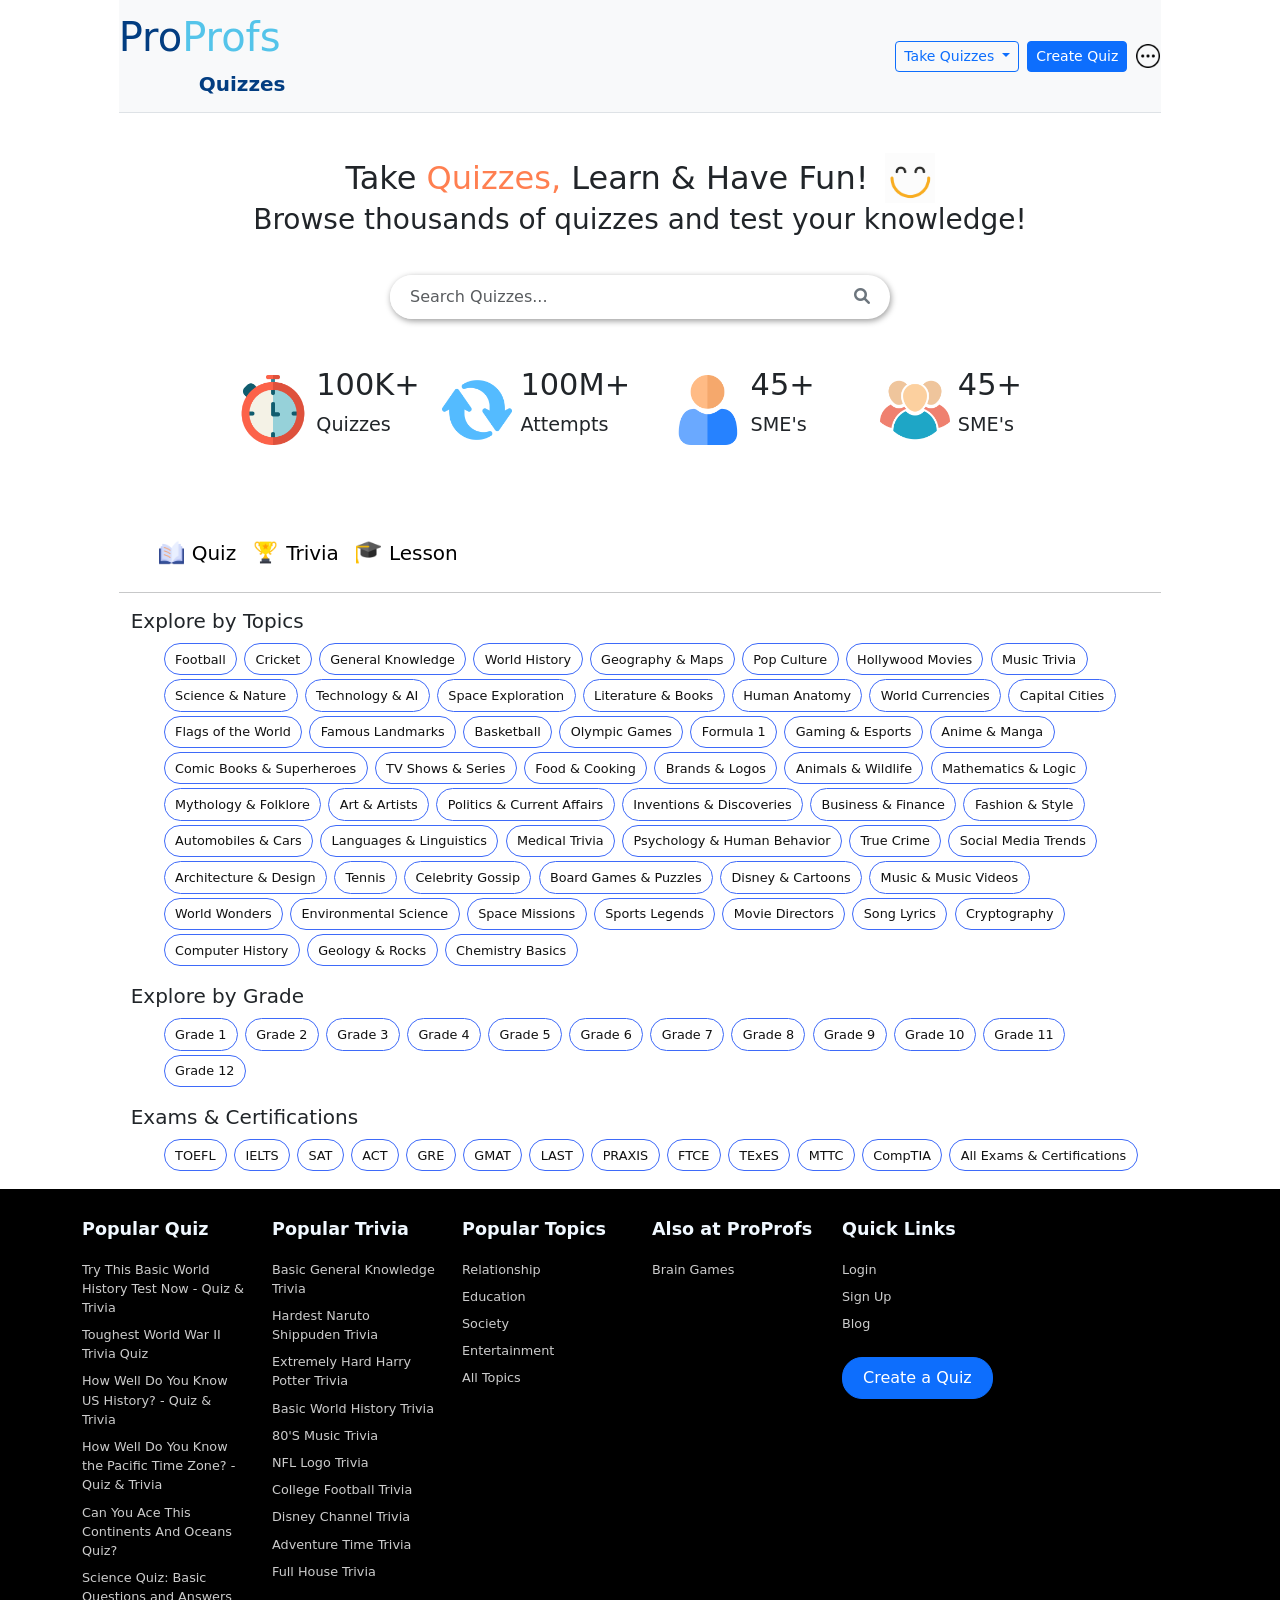
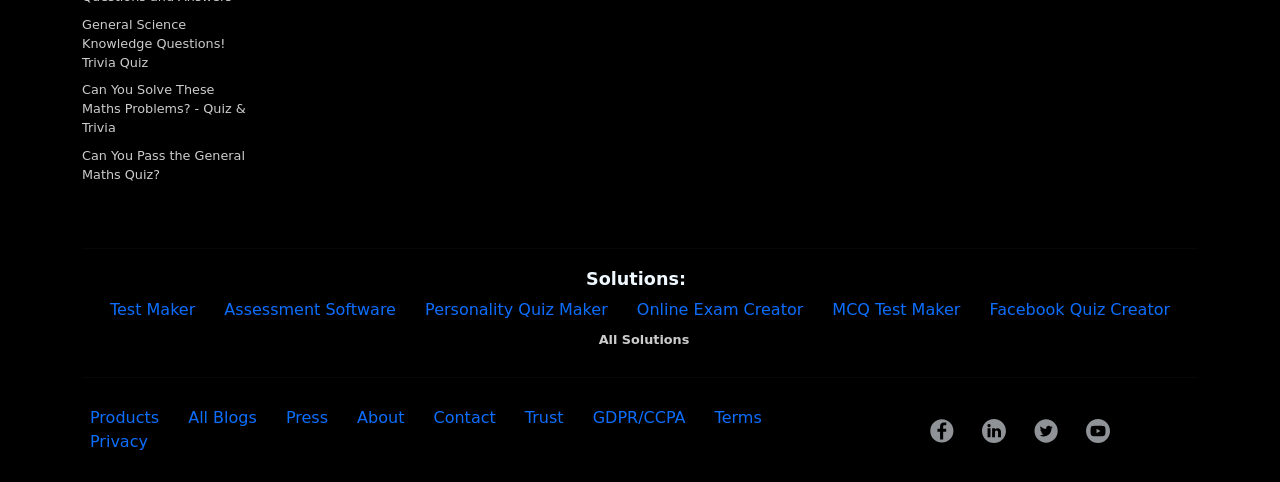
<file: index.html>
<!DOCTYPE html>
<html lang="en">
<head>
    <meta charset="UTF-8">
    <meta name="viewport" content="width=device-width, initial-scale=1.0">
    <title>Online Quizzes: Take Online Quiz - ProProfs</title>
    <link href="https://cdn.jsdelivr.net/npm/bootstrap@5.3.8/dist/css/bootstrap.min.css" rel="stylesheet" integrity="sha384-sRIl4kxILFvY47J16cr9ZwB07vP4J8+LH7qKQnuqkuIAvNWLzeN8tE5YBujZqJLB" crossorigin="anonymous">
    <link href="https://cdnjs.cloudflare.com/ajax/libs/font-awesome/6.0.0-beta3/css/all.min.css" rel="stylesheet">
    <link rel="stylesheet" href="Style/style.css">
    <link rel="icon" type="image/png" href="Public/Images/quiz.png">
</head>
<body>
    <!-- Bootstrap Navbar -->
<div class="container-fluid col-12 col-lg-10 col-md-10 col-sm-10">
    <nav class="navbar navbar-expand-lg bg-light sticky-top border-bottom">
        <div class="d-flex justify-content-between align-items-center w-100">
            <!-- Left Icon (Brand) -->
            <a class="navbar-brand" href="#">
                <h1 id="heading-text">Pro<span id="heading-span">Profs</span></h1>
                <div><b id="header-sub">Quizzes</b></div>
            </a>
                <div class="ms-auto d-flex flex-nowrap align-items-center gap-2">
                    <div class="dropdown">
                        <button class="btn btn-outline-primary btn-sm dropdown-toggle" type="button" id="answerQuizDropdown" data-bs-toggle="dropdown" aria-expanded="false">
                            Take Quizzes
                        </button>
                        <div class="dropdown-menu p-3 multi-col-dropdown-menu" aria-labelledby="multiColDropdown">
                            <div class="row" id="multi-col-dropdown">
                                <div class="col-4">
                                <h6 class="dropdown-header">Category 1</h6>
                                <a class="dropdown-item" href="#">Sub-Item 1</a>
                                <a class="dropdown-item" href="#">Sub-Item 2</a>
                                <a class="dropdown-item" href="#">Sub-Item 3</a>
                                <a class="dropdown-item" href="#">Sub-Item 4</a>
                                <a class="dropdown-item" href="#">Sub-Item 5</a>
                                <a class="dropdown-item" href="#">Sub-Item 6</a>
                                <a class="dropdown-item" href="#">Sub-Item 7</a>
                                <a class="dropdown-item" href="#">Sub-Item 8</a>
                                <a class="dropdown-item" href="#">Sub-Item 9</a>
                                </div>
                                <div class="col-4">
                                <h6 class="dropdown-header">Category 1</h6>
                                <a class="dropdown-item" href="#">Sub-Item 1</a>
                                <a class="dropdown-item" href="#">Sub-Item 2</a>
                                <a class="dropdown-item" href="#">Sub-Item 3</a>
                                <a class="dropdown-item" href="#">Sub-Item 4</a>
                                <a class="dropdown-item" href="#">Sub-Item 5</a>
                                <a class="dropdown-item" href="#">Sub-Item 6</a>
                                <a class="dropdown-item" href="#">Sub-Item 7</a>
                                <a class="dropdown-item" href="#">Sub-Item 8</a>
                                <a class="dropdown-item" href="#">Sub-Item 9</a>
                                </div>
                                <div class="col-4">
                                <h6 class="dropdown-header">Category 1</h6>
                                <a class="dropdown-item" href="#">Sub-Item 1</a>
                                <a class="dropdown-item" href="#">Sub-Item 2</a>
                                <a class="dropdown-item" href="#">Sub-Item 3</a>
                                <a class="dropdown-item" href="#">Sub-Item 4</a>
                                <a class="dropdown-item" href="#">Sub-Item 5</a>
                                <a class="dropdown-item" href="#">Sub-Item 6</a>
                                <a class="dropdown-item" href="#">Sub-Item 7</a>
                                <a class="dropdown-item" href="#">Sub-Item 8</a>
                                <a class="dropdown-item" href="#">Sub-Item 9</a>
                                </div>
                        </div>
                    </div>
                </div>
                <div class="d-inline-flex align-items-center gap-2" style="white-space:nowrap;">
                    <button class="btn btn-primary btn-sm" type="button">Create Quiz</button>
                    <div class="dropdown">
                        <button class="btn btn-link p-0" type="button" id="moreDropdown" data-bs-toggle="dropdown" aria-expanded="false">
                            <img src="Public/Images/more.png" alt="Menu" style="width: 24px; height: 24px;">
                        </button>
                        <ul class="dropdown-menu dropdown-menu-end" aria-labelledby="moreDropdown">
                            <li><a class="dropdown-item" href="#">Settings</a></li>
                            <li><a class="dropdown-item" href="#">Profile</a></li>
                            <li><hr class="dropdown-divider"></li>
                            <li><a class="dropdown-item" href="#">Logout</a></li>
                        </ul>
                    </div>
                </div>
            </div>
        </div>
    </nav>
    <div>
        <div class="container-fluid d-flex justify-content-center align-items-center flex-nowrap gap-3 col-12 col-lg-10 col-md-10 col-sm-10 hero-text">
            <h1 id="hero-text-area">Take <span id="hero-text">Quizzes, </span> Learn & Have Fun!</h1>
            <img id="hero-img" src="Public/Images/smily_loader.gif" alt="Smiley">
        </div>
        <div class="container-fluid d-flex justify-content-center second-hero-text">
            <h3>Browse thousands of quizzes and test your knowledge!</h3>
        </div>
    </div>
    <div class="container">
            <div class="search-bar">
                <div class="input-group">
                    <input type="text" class="form-control" placeholder="Search Quizzes..." aria-label="Search" aria-describedby="search-addon">
                    <button class="btn btn-outline-secondary" type="button" id="search-addon">
                        <i class="fas fa-search"></i>
                    </button>
                </div>
            </div>
        </div>
</div>
<div class="showcase-area container-fluid d-flex justify-content-center col-12 col-md-8 col-lg-8 col-xl-8 col-sm-8">
    <div class="showcase container-fluid d-flex justify-content-center">
        <img src="Public/Images/chronometer.png" alt="Image" class="showcase-img">
        <div class="showcase-text">
            <h1 class="showcase-title">100K+ <span class="showcase-sub-text">Quizzes</span></h1>
        </div>  
    </div>
    <div class="showcase container-fluid d-flex justify-content-center">
        <img src="Public/Images/refresh-button.png" alt="Image" class="showcase-img">
        <div class="showcase-text">
            <h1 class="showcase-title">100M+ <span class="showcase-sub-text">Attempts</span></h1>
        </div>  
    </div>
    <div class="showcase container-fluid d-flex justify-content-center">
        <img src="Public/Images/user.png" alt="Image" class="showcase-img">
        <div class="showcase-text">
            <h1 class="showcase-title">45+ <span class="showcase-sub-text">SME's</span></h1>
        </div>  
    </div>
    <div class="showcase container-fluid d-flex justify-content-center">
        <img src="Public/Images/group.png" alt="Image" class="showcase-img">
        <div class="showcase-text">
            <h1 class="showcase-title">45+ <span class="showcase-sub-text">SME's</span></h1>
        </div>  
    </div>
</div>
<div class="menu-section container-fluid col-12 col-lg-10 col-md-10 col-sm-10">
            <ul class="sub-menu">
                <li><button type="button" class="menu-item btn btn-link text-decoration-none bg-transparent border-0 p-2 d-inline-flex align-items-center fs-5" onclick="showSection('sec1')"><img src="Public/Images/book.png" alt="Image" class="sub-menu-image me-2">Quiz</button></li>
                <li><button type="button" class="menu-item btn btn-link text-decoration-none bg-transparent border-0 p-2 d-inline-flex align-items-center fs-5" onclick="showSection('sec2')"><img src="Public/Images/trophy.png" alt="Image" class="sub-menu-image me-2">Trivia</button></li>
                <li><button type="button" class="menu-item btn btn-link text-decoration-none bg-transparent border-0 p-2 d-inline-flex align-items-center fs-5" onclick="showSection('sec3')"><img src="Public/Images/graduation-hat.png" alt="Image" class="sub-menu-image me-2">Lesson</button></li>
            </ul>
            <hr>
</div>
<section class="section-quiz container-fluid col-12 col-lg-10 col-md-10 col-lg-10" id="sec1">
    <div class="quiz-container container-fluid">
        <h5>Explore by Topics</h5>
        <ul class="quiz-sub-heading">
            <li><a href="#">Football</a></li>
            <li><a href="#">Cricket</a></li>
            <li><a href="#">General Knowledge</a></li>
            <li><a href="#">World History</a></li>
            <li><a href="#">Geography & Maps</a></li>
            <li><a href="#">Pop Culture</a></li>
            <li><a href="#">Hollywood Movies</a></li>
            <li><a href="#">Music Trivia</a></li>
            <li><a href="#">Science & Nature</a></li>
            <li><a href="#">Technology & AI</a></li>
            <li><a href="#">Space Exploration</a></li>
            <li><a href="#">Literature & Books</a></li>
            <li><a href="#">Human Anatomy</a></li>
            <li><a href="#">World Currencies</a></li>
            <li><a href="#">Capital Cities</a></li>
            <li><a href="#">Flags of the World</a></li>
            <li><a href="#">Famous Landmarks</a></li>
            <li><a href="#">Basketball</a></li>
            <li><a href="#">Olympic Games</a></li>
            <li><a href="#">Formula 1</a></li>
            <li><a href="#">Gaming & Esports</a></li>
            <li><a href="#">Anime & Manga</a></li>
            <li><a href="#">Comic Books & Superheroes</a></li>
            <li><a href="#">TV Shows & Series</a></li>
            <li><a href="#">Food & Cooking</a></li>
            <li><a href="#">Brands & Logos</a></li>
            <li><a href="#">Animals & Wildlife</a></li>
            <li><a href="#">Mathematics & Logic</a></li>
            <li><a href="#">Mythology & Folklore</a></li>
            <li><a href="#">Art & Artists</a></li>
            <li><a href="#">Politics & Current Affairs</a></li>
            <li><a href="#">Inventions & Discoveries</a></li>
            <li><a href="#">Business & Finance</a></li>
            <li><a href="#">Fashion & Style</a></li>
            <li><a href="#">Automobiles & Cars</a></li>
            <li><a href="#">Languages & Linguistics</a></li>
            <li><a href="#">Medical Trivia</a></li>
            <li><a href="#">Psychology & Human Behavior</a></li>
            <li><a href="#">True Crime</a></li>
            <li><a href="#">Social Media Trends</a></li>
            <li><a href="#">Architecture & Design</a></li>
            <li><a href="#">Tennis</a></li>
            <li><a href="#">Celebrity Gossip</a></li>
            <li><a href="#">Board Games & Puzzles</a></li>
            <li><a href="#">Disney & Cartoons</a></li>
            <li><a href="#">Music & Music Videos</a></li>
            <li><a href="#">World Wonders</a></li>
            <li><a href="#">Environmental Science</a></li>
            <li><a href="#">Space Missions</a></li>
            <li><a href="#">Sports Legends</a></li>
            <li><a href="#">Movie Directors</a></li>
            <li><a href="#">Song Lyrics</a></li>
            <li><a href="#">Cryptography</a></li>
            <li><a href="#">Computer History</a></li>
            <li><a href="#">Geology & Rocks</a></li>
            <li><a href="#">Chemistry Basics</a></li>
        </ul>
    </div>
    <div class="quiz-container container-fluid">
        <h5>Explore by Grade</h5>
        <ul class="quiz-sub-heading">
            <li><a href="#">Grade 1</a></li>
            <li><a href="#">Grade 2</a></li>
            <li><a href="#">Grade 3</a></li>
            <li><a href="#">Grade 4</a></li>
            <li><a href="#">Grade 5</a></li>
            <li><a href="#">Grade 6</a></li>
            <li><a href="#">Grade 7</a></li>
            <li><a href="#">Grade 8</a></li>
            <li><a href="#">Grade 9</a></li>
            <li><a href="#">Grade 10</a></li>
            <li><a href="#">Grade 11</a></li>
            <li><a href="#">Grade 12</a></li>
        </ul>
    </div>
    <div class="quiz-container container-fluid">
        <h5>Exams & Certifications</h5>
        <ul class="quiz-sub-heading">
            <li><a href="#">TOEFL</a></li>
            <li><a href="#">IELTS</a></li>
            <li><a href="#">SAT</a></li>
            <li><a href="#">ACT</a></li>
            <li><a href="#">GRE</a></li>
            <li><a href="#">GMAT</a></li>
            <li><a href="#">LAST</a></li>
            <li><a href="#">PRAXIS</a></li>
            <li><a href="#">FTCE</a></li>
            <li><a href="#">TExES</a></li>
            <li><a href="#">MTTC</a></li>
            <li><a href="#">CompTIA</a></li>
            <li><a href="#">All Exams & Certifications</a></li>
        </ul>
    </div>
</section>
<section class="section-quiz container-fluid col-12 col-lg-10 col-md-10 col-lg-10 section-content hidden" id="sec2">
    <div class="quiz-container container-fluid">
        <div class="quiz-header d-flex justify-content-between align-items-center">
            <h5>Featured Trivia</h5>             
            <a href="trivia.html"><button type="button" class="link-button text-decoration-none bg-transparent border border-warning p-2 d-inline-flex align-items-center fs-6">
                <img src="Public/Images/trophy.png" alt="Explore Trivia" class="sub-menu-image">More Trivia
            </button></a>
            </div>
            <hr>
            <div class="demo-section grid-container">
                <div class="card card-body">
                    <img src="Public/Images/trivia-harry-potter.jpeg" alt="Trivia Image" class="demo-image">
                    <a href="#" class="text-decoration-none demo-text">Harry Potter Trivia</a>
                </div>
                <div class="card card-body">
                    <img src="Public/Images/trivia-friends.jpeg" alt="Trivia Image" class="demo-image">
                    <a href="#" class="text-decoration-none demo-text">F.R.I.E.N.D.S. Trivia</a>
                </div>
                <div class="card card-body">
                    <img src="Public/Images/trivia-messi-ronaldo.jpeg" alt="Trivia Image" class="demo-image">
                    <a href="#" class="text-decoration-none demo-text">Messi vs Ronaldo Trivia</a>
                </div>
                <div class="card card-body">
                    <img src="Public/Images/trivia-marvel.jpeg" alt="Trivia Image" class="demo-image">
                    <a href="#" class="text-decoration-none demo-text">Marvel Trivia</a>
                </div>
                <div class="card card-body">
                    <img src="Public/Images/trivia-dc.jpeg" alt="Trivia Image" class="demo-image">
                    <a href="#" class="text-decoration-none demo-text">DC Comics Trivia</a>
                </div>
            </div>
    </div>
</section>
<section class="section-quiz container-fluid col-12 col-lg-10 col-md-10 col-lg-10 section-content hidden" id="sec3">
    <div class="quiz-container container-fluid">
        <div class="quiz-header d-flex justify-content-between align-items-center">
            <h5>Featured Lesssons</h5>
            <a href="lessons.html"><button type="button" class="link-button text-decoration-none bg-transparent border border-warning p-2 d-inline-flex align-items-center fs-6">
                <img src="Public/Images/trophy.png" alt="Explore Lessons" class="sub-menu-image">More Lesssons
            </button></a>
        </div>
            <hr>
            <div class="demo-section grid-container2">
                <div class="card card-body">
                    <img src="Public/Images/lesson-sentance.png" alt="Trivia Image" class="demo-image">
                    <a href="#" class="text-decoration-none demo-text">Sentence structure</a>
                     <p class="demo-sub-text">Sentence Structure: Simple, Compound, and Complex Explained</p>
                </div>
                <div class="card card-body">
                    <img src="Public/Images/lesson-tenses.jpeg" alt="Trivia Image" class="demo-image">
                    <a href="#" class="text-decoration-none demo-text">Tenses in English</a>
                    <p class="demo-sub-text">Tenses in English: Definitions, Rules, and Practical Examples</p>
                </div>
                <div class="card card-body">
                    <img src="Public/Images/lesson-voices.jpeg" alt="Trivia Image" class="demo-image">
                    <a href="#" class="text-decoration-none demo-text">Voice</a>
                    <p class="demo-sub-text">What Is Understanding Voices Grammar? Definition & Key Concepts</p>
                </div>
                <div class="card card-body">
                    <img src="Public/Images/lesson-punctuation.png" alt="Trivia Image" class="demo-image">
                    <a href="#" class="text-decoration-none demo-text">Punctuation and Sentence</a>
                    <p class="demo-sub-text">Mastering Punctuation: Essential Rules and Quick Reference Guide</p>
                </div>
                <div class="card card-body">
                    <img src="Public/Images/lesson-sva.png" alt="Trivia Image" class="demo-image">
                    <a href="#" class="text-decoration-none demo-text">Subject Verb Agreement</a>
                    <p class="demo-sub-text">Subject-Verb Agreement: Grammar Rules, Error Fixes, and Everyday Examples</p>
                </div>
                <div class="card card-body">
                    <img src="Public/Images/lesson-evolution.jpeg" alt="Trivia Image" class="demo-image">
                    <a href="#" class="text-decoration-none demo-text">Evolution</a>
                     <p class="demo-sub-text">Human Origins: Exploring Primate Evolution, Traits, and Behavior</p>
                </div>
            </div>
    </div>
</section>
<footer class="footer">
    <div class="container-fluid">
        <!-- Main Footer Links Section -->
        <div class="row align-items-start">

            <!-- Column 1: Popular Quiz (Takes 12 cols on mobile, 6 on tablet, 2 on desktop) -->
            <div class="col-12 col-md-6 col-lg-2 mb-4">
                <h2 class="footer-headings">Popular Quiz</h2>
                <ul class="footer-links">
                    <li><a href="#" class="links">Try This Basic World History Test Now - Quiz & Trivia</a></li>
                    <li><a href="#" class="links">Toughest World War II Trivia Quiz</a></li>
                    <li><a href="#" class="links">How Well Do You Know US History? - Quiz & Trivia</a></li>
                    <li><a href="#" class="links">How Well Do You Know the Pacific Time Zone? - Quiz & Trivia</a></li>
                    <li><a href="#" class="links">Can You Ace This Continents And Oceans Quiz?</a></li>
                    <li><a href="#" class="links">Science Quiz: Basic Questions and Answers</a></li>
                    <li><a href="#" class="links">General Science Knowledge Questions! Trivia Quiz</a></li>
                    <li><a href="#" class="links">Can You Solve These Maths Problems? - Quiz & Trivia</a></li>
                    <li><a href="#" class="links">Can You Pass the General Maths Quiz?</a></li>
                </ul>
            </div>

            <!-- Column 2: Popular Trivia -->
            <div class="col-12 col-md-6 col-lg-2 mb-4">
                <h2 class="footer-headings">Popular Trivia</h2>
                <ul class="footer-links">
                    <li><a href="#" class="links">Basic General Knowledge Trivia</a></li>
                    <li><a href="#" class="links">Hardest Naruto Shippuden Trivia</a></li>
                    <li><a href="#" class="links">Extremely Hard Harry Potter Trivia</a></li>
                    <li><a href="#" class="links">Basic World History Trivia</a></li>
                    <li><a href="#" class="links">80'S Music Trivia</a></li>
                    <li><a href="#" class="links">NFL Logo Trivia</a></li>
                    <li><a href="#" class="links">College Football Trivia</a></li>
                    <li><a href="#" class="links">Disney Channel Trivia</a></li>
                    <li><a href="#" class="links">Adventure Time Trivia</a></li>
                    <li><a href="#" class="links">Full House Trivia</a></li>
                </ul>
            </div>

            <!-- Column 3: Popular Topics -->
            <div class="col-12 col-md-4 col-lg-2 mb-4">
                <h2 class="footer-headings">Popular Topics</h2>
                <ul class="footer-links">
                    <li><a href="#" class="links">Relationship</a></li>
                    <li><a href="#" class="links">Education</a></li>
                    <li><a href="#" class="links">Society</a></li>
                    <li><a href="#" class="links">Entertainment</a></li>
                    <li><a href="#" class="links">All Topics</a></li>
                </ul>
            </div>

            <!-- Column 4: Also at ProProfs -->
            <div class="col-12 col-md-4 col-lg-2 mb-4">
                <h2 class="footer-headings">Also at ProProfs</h2>
                <ul class="footer-links">
                    <li><a href="#" class="links">Brain Games</a></li>
                </ul>
            </div>

            <!-- Column 5: Quick Links -->
            <div class="col-12 col-md-4 col-lg-2 mb-4">
                <h2 class="footer-headings">Quick Links</h2>
                <ul class="footer-links">
                    <li><a href="#" class="links">Login</a></li>
                    <li><a href="#" class="links">Sign Up</a></li>
                    <li><a href="#" class="links">Blog</a></li>
                    <li class="mt-3"><button type="button" class="btn btn-primary footer-button">Create a Quiz</button>
                    </li>
                </ul>
            </div>
        </div>

        <hr class="hr-line">

        <!-- Solutions Section -->
        <div class="row">
            <div class="col-12 d-flex flex-wrap align-items-center justify-content-center text-center">
                <h4 class="footer-headings me-2 mb-2">Solutions:</h4>
                <ul class="list-inline mb-2 d-inline-block">
                    <li class="list-inline-item footer-solutions px-2"><a href="#" class="links">Test Maker</a></li>
                    <li class="list-inline-item footer-solutions px-2"><a href="#" class="links">Assessment Software</a>
                    </li>
                    <li class="list-inline-item footer-solutions px-2"><a href="#" class="links">Personality Quiz
                            Maker</a></li>
                    <li class="list-inline-item footer-solutions px-2"><a href="#" class="links">Online Exam Creator</a>
                    </li>
                    <li class="list-inline-item footer-solutions px-2"><a href="#" class="links">MCQ Test Maker</a></li>
                    <li class="list-inline-item footer-solutions px-2"><a href="#" class="links">Facebook Quiz
                            Creator</a></li>
                </ul>
                <a href="#" id="footer-all-solution-link" class="mb-2 ms-2"><b>All Solutions</b></a>
            </div>
        </div>

        <hr class="hr-line">

        <!-- Bottom Footer (Links & Socials) -->
        <div class="row align-items-center py-2">
            <div class="col-12 col-md-8 text-center text-md-start mb-3 mb-md-0">
                <ul class="list-inline mb-0">
                    <li class="list-inline-item px-2"><a href="#" class="links">Products</a></li>
                    <li class="list-inline-item px-2"><a href="#" class="links">All Blogs</a></li>
                    <li class="list-inline-item px-2"><a href="#" class="links">Press</a></li>
                    <li class="list-inline-item px-2"><a href="#" class="links">About</a></li>
                    <li class="list-inline-item px-2"><a href="#" class="links">Contact</a></li>
                    <li class="list-inline-item px-2"><a href="#" class="links">Trust</a></li>
                    <li class="list-inline-item px-2"><a href="#" class="links">GDPR/CCPA</a></li>
                    <li class="list-inline-item px-2"><a href="#" class="links">Terms</a></li>
                    <li class="list-inline-item px-2"><a href="#" class="links">Privacy</a></li>
                </ul>
            </div>
            <div class="col-12 col-md-4 text-center text-md-end">
                <ul class="list-inline mb-0 social-images">
                    <li class="list-inline-item"><a href="#" class="social-links"><img src="Public/Images/social-fb.svg"
                                alt="FaceBook"></a></li>
                    <li class="list-inline-item"><a href="#" class="social-links"><img
                                src="Public/Images/social-linkedin.svg" alt="LinkedIn"></a></li>
                    <li class="list-inline-item"><a href="#" class="social-links"><img
                                src="Public/Images/social-twitter.svg" alt="X"></a></li>
                    <li class="list-inline-item"><a href="#" class="social-links"><img
                                src="Public/Images/social-youtube.svg" alt="Youtube"></a></li>
                </ul>
            </div>
        </div>
    </div>
</footer>




    <script src="https://cdn.jsdelivr.net/npm/bootstrap@5.3.8/dist/js/bootstrap.bundle.min.js" integrity="sha384-FKyoEForCGlyvwx9Hj09JcYn3nv7wiPVlz7YYwJrWVcXK/BmnVDxM+D2scQbITxI" crossorigin="anonymous"></script>
    <script src="scripts/script.js"></script>
</body>
</html>
</file>
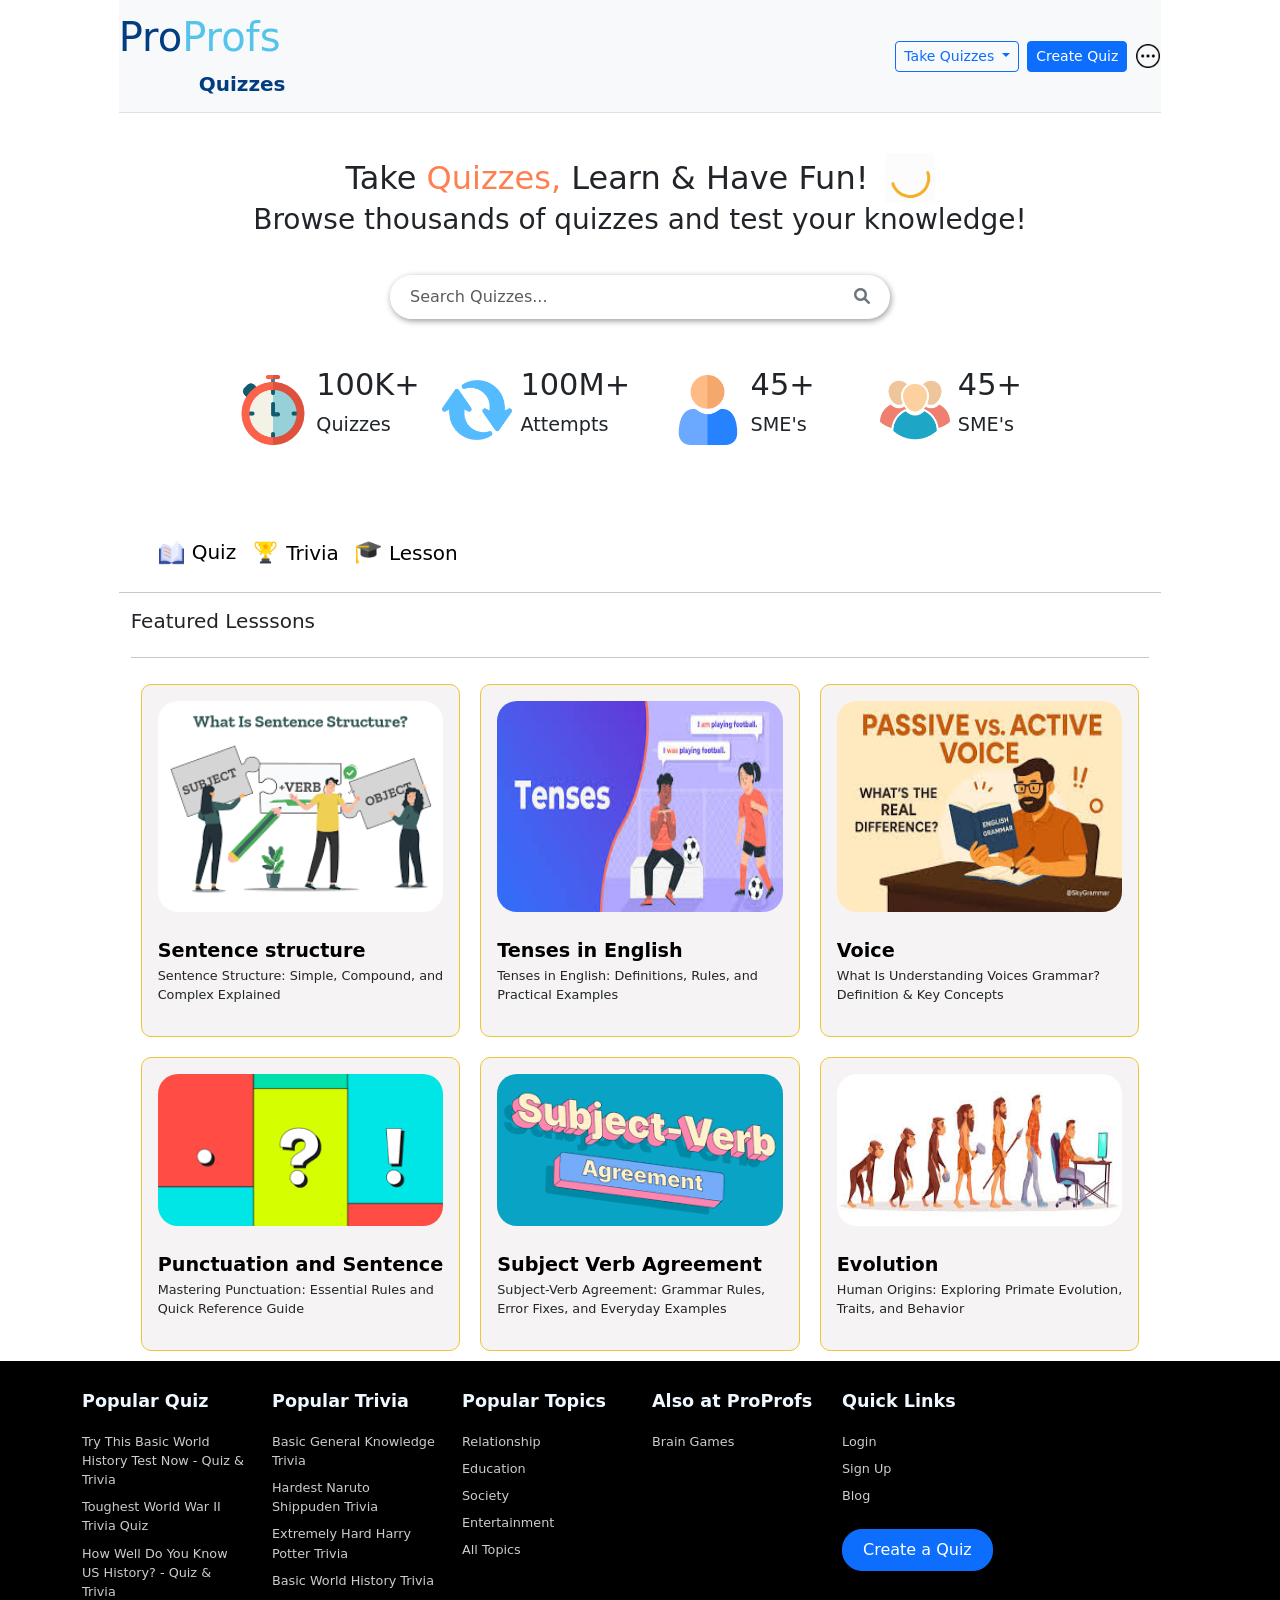
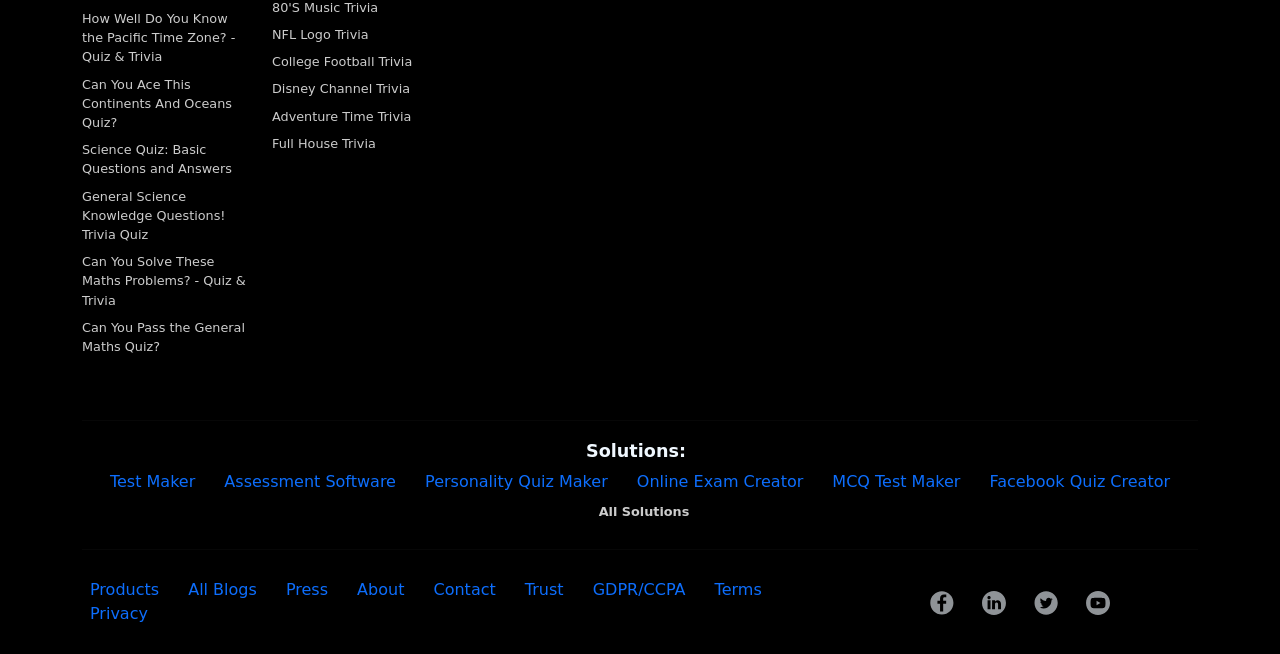
<file: lessons.html>
<!DOCTYPE html>
<html lang="en">

<head>
    <meta charset="UTF-8">
    <meta name="viewport" content="width=device-width, initial-scale=1.0">
    <title>Online Quizzes: Take Online Quiz - ProProfs</title>
    <link href="https://cdn.jsdelivr.net/npm/bootstrap@5.3.8/dist/css/bootstrap.min.css" rel="stylesheet"
        integrity="sha384-sRIl4kxILFvY47J16cr9ZwB07vP4J8+LH7qKQnuqkuIAvNWLzeN8tE5YBujZqJLB" crossorigin="anonymous">
    <link href="https://cdnjs.cloudflare.com/ajax/libs/font-awesome/6.0.0-beta3/css/all.min.css" rel="stylesheet">
    <link rel="stylesheet" href="Style/style.css">
    <link rel="icon" type="image/png" href="Public/Images/quiz.png">
</head>

<body>
    <!-- Bootstrap Navbar -->
    <div class="container-fluid col-12 col-lg-10 col-md-10 col-sm-10">
        <nav class="navbar navbar-expand-lg bg-light sticky-top border-bottom">
            <div class="d-flex justify-content-between align-items-center w-100">
                <!-- Left Icon (Brand) -->
                <a class="navbar-brand" href="#">
                    <h1 id="heading-text">Pro<span id="heading-span">Profs</span></h1>
                    <div><b id="header-sub">Quizzes</b></div>
                </a>
                <div class="ms-auto d-flex flex-nowrap align-items-center gap-2">
                    <div class="dropdown">
                        <button class="btn btn-outline-primary btn-sm dropdown-toggle" type="button"
                            id="answerQuizDropdown" data-bs-toggle="dropdown" aria-expanded="false">
                            Take Quizzes
                        </button>
                        <div class="dropdown-menu p-3 multi-col-dropdown-menu" aria-labelledby="multiColDropdown">
                            <div class="row" id="multi-col-dropdown">
                                <div class="col-4">
                                    <h6 class="dropdown-header">Category 1</h6>
                                    <a class="dropdown-item" href="#">Sub-Item 1</a>
                                    <a class="dropdown-item" href="#">Sub-Item 2</a>
                                    <a class="dropdown-item" href="#">Sub-Item 3</a>
                                    <a class="dropdown-item" href="#">Sub-Item 4</a>
                                    <a class="dropdown-item" href="#">Sub-Item 5</a>
                                    <a class="dropdown-item" href="#">Sub-Item 6</a>
                                    <a class="dropdown-item" href="#">Sub-Item 7</a>
                                    <a class="dropdown-item" href="#">Sub-Item 8</a>
                                    <a class="dropdown-item" href="#">Sub-Item 9</a>
                                </div>
                                <div class="col-4">
                                    <h6 class="dropdown-header">Category 1</h6>
                                    <a class="dropdown-item" href="#">Sub-Item 1</a>
                                    <a class="dropdown-item" href="#">Sub-Item 2</a>
                                    <a class="dropdown-item" href="#">Sub-Item 3</a>
                                    <a class="dropdown-item" href="#">Sub-Item 4</a>
                                    <a class="dropdown-item" href="#">Sub-Item 5</a>
                                    <a class="dropdown-item" href="#">Sub-Item 6</a>
                                    <a class="dropdown-item" href="#">Sub-Item 7</a>
                                    <a class="dropdown-item" href="#">Sub-Item 8</a>
                                    <a class="dropdown-item" href="#">Sub-Item 9</a>
                                </div>
                                <div class="col-4">
                                    <h6 class="dropdown-header">Category 1</h6>
                                    <a class="dropdown-item" href="#">Sub-Item 1</a>
                                    <a class="dropdown-item" href="#">Sub-Item 2</a>
                                    <a class="dropdown-item" href="#">Sub-Item 3</a>
                                    <a class="dropdown-item" href="#">Sub-Item 4</a>
                                    <a class="dropdown-item" href="#">Sub-Item 5</a>
                                    <a class="dropdown-item" href="#">Sub-Item 6</a>
                                    <a class="dropdown-item" href="#">Sub-Item 7</a>
                                    <a class="dropdown-item" href="#">Sub-Item 8</a>
                                    <a class="dropdown-item" href="#">Sub-Item 9</a>
                                </div>
                            </div>
                        </div>
                    </div>
                    <div class="d-inline-flex align-items-center gap-2" style="white-space:nowrap;">
                        <button class="btn btn-primary btn-sm" type="button">Create Quiz</button>
                        <div class="dropdown">
                            <button class="btn btn-link p-0" type="button" id="moreDropdown" data-bs-toggle="dropdown"
                                aria-expanded="false">
                                <img src="Public/Images/more.png" alt="Menu" style="width: 24px; height: 24px;">
                            </button>
                            <ul class="dropdown-menu dropdown-menu-end" aria-labelledby="moreDropdown">
                                <li><a class="dropdown-item" href="#">Settings</a></li>
                                <li><a class="dropdown-item" href="#">Profile</a></li>
                                <li>
                                    <hr class="dropdown-divider">
                                </li>
                                <li><a class="dropdown-item" href="#">Logout</a></li>
                            </ul>
                        </div>
                    </div>
                </div>
            </div>
        </nav>
        <div>
            <div
                class="container-fluid d-flex justify-content-center align-items-center flex-nowrap gap-3 col-12 col-lg-10 col-md-10 col-sm-10 hero-text">
                <h1 id="hero-text-area">Take <span id="hero-text">Quizzes, </span> Learn & Have Fun!</h1>
                <img id="hero-img" src="Public/Images/smily_loader.gif" alt="Smiley">
            </div>
            <div class="container-fluid d-flex justify-content-center second-hero-text">
                <h3>Browse thousands of quizzes and test your knowledge!</h3>
            </div>
        </div>
        <div class="container">
            <div class="search-bar">
                <div class="input-group">
                    <input type="text" class="form-control" placeholder="Search Quizzes..." aria-label="Search"
                        aria-describedby="search-addon">
                    <button class="btn btn-outline-secondary" type="button" id="search-addon">
                        <i class="fas fa-search"></i>
                    </button>
                </div>
            </div>
        </div>
    </div>
    <div class="showcase-area container-fluid d-flex justify-content-center col-12 col-md-8 col-lg-8 col-xl-8 col-sm-8">
        <div class="showcase container-fluid d-flex justify-content-center">
            <img src="Public/Images/chronometer.png" alt="Image" class="showcase-img">
            <div class="showcase-text">
                <h1 class="showcase-title">100K+ <span class="showcase-sub-text">Quizzes</span></h1>
            </div>
        </div>
        <div class="showcase container-fluid d-flex justify-content-center">
            <img src="Public/Images/refresh-button.png" alt="Image" class="showcase-img">
            <div class="showcase-text">
                <h1 class="showcase-title">100M+ <span class="showcase-sub-text">Attempts</span></h1>
            </div>
        </div>
        <div class="showcase container-fluid d-flex justify-content-center">
            <img src="Public/Images/user.png" alt="Image" class="showcase-img">
            <div class="showcase-text">
                <h1 class="showcase-title">45+ <span class="showcase-sub-text">SME's</span></h1>
            </div>
        </div>
        <div class="showcase container-fluid d-flex justify-content-center">
            <img src="Public/Images/group.png" alt="Image" class="showcase-img">
            <div class="showcase-text">
                <h1 class="showcase-title">45+ <span class="showcase-sub-text">SME's</span></h1>
            </div>
        </div>
    </div>
    <div class="menu-section container-fluid col-12 col-lg-10 col-md-10 col-sm-10">
        <ul class="sub-menu">
            <li><a href="index.html">
                    <button"
                        class="menu-item btn btn-link text-decoration-none bg-transparent border-0 p-2 d-inline-flex align-items-center fs-5">
                        <img src="Public/Images/book.png" alt="Image" class="sub-menu-image me-2">Quiz</button>
                </a></li>
            <li><a href="trivia.html">
                    <button"
                        class="menu-item btn btn-link text-decoration-none bg-transparent border-0 p-2 d-inline-flex align-items-center fs-5">
                        <img src="Public/Images/trophy.png" alt="Image" class="sub-menu-image me-2">Trivia</button>
                </a></li>
            <li><button type="button"
                    class="menu-item btn btn-link text-decoration-none bg-transparent border-0 p-2 d-inline-flex align-items-center fs-5"><img
                        src="Public/Images/graduation-hat.png" alt="Image" class="sub-menu-image me-2">Lesson</button>
            </li>
        </ul>
        <hr>
    </div>
    <section class="section-quiz container-fluid col-12 col-lg-10 col-md-10 col-lg-10 section-content" id="sec3">
        <div class="quiz-container container-fluid">
            <div class="quiz-header d-flex justify-content-between align-items-center">
                <h5>Featured Lesssons</h5>
            </div>
            <hr>
            <div class="demo-section grid-container2">
                <div class="card card-body">
                    <img src="Public/Images/lesson-sentance.png" alt="Trivia Image" class="demo-image">
                    <a href="#" class="text-decoration-none demo-text">Sentence structure</a>
                    <p class="demo-sub-text">Sentence Structure: Simple, Compound, and Complex Explained</p>
                </div>
                <div class="card card-body">
                    <img src="Public/Images/lesson-tenses.jpeg" alt="Trivia Image" class="demo-image">
                    <a href="#" class="text-decoration-none demo-text">Tenses in English</a>
                    <p class="demo-sub-text">Tenses in English: Definitions, Rules, and Practical Examples</p>
                </div>
                <div class="card card-body">
                    <img src="Public/Images/lesson-voices.jpeg" alt="Trivia Image" class="demo-image">
                    <a href="#" class="text-decoration-none demo-text">Voice</a>
                    <p class="demo-sub-text">What Is Understanding Voices Grammar? Definition & Key Concepts</p>
                </div>
                <div class="card card-body">
                    <img src="Public/Images/lesson-punctuation.png" alt="Trivia Image" class="demo-image">
                    <a href="#" class="text-decoration-none demo-text">Punctuation and Sentence</a>
                    <p class="demo-sub-text">Mastering Punctuation: Essential Rules and Quick Reference Guide</p>
                </div>
                <div class="card card-body">
                    <img src="Public/Images/lesson-sva.png" alt="Trivia Image" class="demo-image">
                    <a href="#" class="text-decoration-none demo-text">Subject Verb Agreement</a>
                    <p class="demo-sub-text">Subject-Verb Agreement: Grammar Rules, Error Fixes, and Everyday Examples
                    </p>
                </div>
                <div class="card card-body">
                    <img src="Public/Images/lesson-evolution.jpeg" alt="Trivia Image" class="demo-image">
                    <a href="#" class="text-decoration-none demo-text">Evolution</a>
                    <p class="demo-sub-text">Human Origins: Exploring Primate Evolution, Traits, and Behavior</p>
                </div>
            </div>
        </div>
    </section>
    <footer class="footer">
        <div class="container-fluid">
            <!-- Main Footer Links Section -->
            <div class="row align-items-start">

                <!-- Column 1: Popular Quiz (Takes 12 cols on mobile, 6 on tablet, 2 on desktop) -->
                <div class="col-12 col-md-6 col-lg-2 mb-4">
                    <h2 class="footer-headings">Popular Quiz</h2>
                    <ul class="footer-links">
                        <li><a href="#" class="links">Try This Basic World History Test Now - Quiz & Trivia</a></li>
                        <li><a href="#" class="links">Toughest World War II Trivia Quiz</a></li>
                        <li><a href="#" class="links">How Well Do You Know US History? - Quiz & Trivia</a></li>
                        <li><a href="#" class="links">How Well Do You Know the Pacific Time Zone? - Quiz & Trivia</a>
                        </li>
                        <li><a href="#" class="links">Can You Ace This Continents And Oceans Quiz?</a></li>
                        <li><a href="#" class="links">Science Quiz: Basic Questions and Answers</a></li>
                        <li><a href="#" class="links">General Science Knowledge Questions! Trivia Quiz</a></li>
                        <li><a href="#" class="links">Can You Solve These Maths Problems? - Quiz & Trivia</a></li>
                        <li><a href="#" class="links">Can You Pass the General Maths Quiz?</a></li>
                    </ul>
                </div>

                <!-- Column 2: Popular Trivia -->
                <div class="col-12 col-md-6 col-lg-2 mb-4">
                    <h2 class="footer-headings">Popular Trivia</h2>
                    <ul class="footer-links">
                        <li><a href="#" class="links">Basic General Knowledge Trivia</a></li>
                        <li><a href="#" class="links">Hardest Naruto Shippuden Trivia</a></li>
                        <li><a href="#" class="links">Extremely Hard Harry Potter Trivia</a></li>
                        <li><a href="#" class="links">Basic World History Trivia</a></li>
                        <li><a href="#" class="links">80'S Music Trivia</a></li>
                        <li><a href="#" class="links">NFL Logo Trivia</a></li>
                        <li><a href="#" class="links">College Football Trivia</a></li>
                        <li><a href="#" class="links">Disney Channel Trivia</a></li>
                        <li><a href="#" class="links">Adventure Time Trivia</a></li>
                        <li><a href="#" class="links">Full House Trivia</a></li>
                    </ul>
                </div>

                <!-- Column 3: Popular Topics -->
                <div class="col-12 col-md-4 col-lg-2 mb-4">
                    <h2 class="footer-headings">Popular Topics</h2>
                    <ul class="footer-links">
                        <li><a href="#" class="links">Relationship</a></li>
                        <li><a href="#" class="links">Education</a></li>
                        <li><a href="#" class="links">Society</a></li>
                        <li><a href="#" class="links">Entertainment</a></li>
                        <li><a href="#" class="links">All Topics</a></li>
                    </ul>
                </div>

                <!-- Column 4: Also at ProProfs -->
                <div class="col-12 col-md-4 col-lg-2 mb-4">
                    <h2 class="footer-headings">Also at ProProfs</h2>
                    <ul class="footer-links">
                        <li><a href="#" class="links">Brain Games</a></li>
                    </ul>
                </div>

                <!-- Column 5: Quick Links -->
                <div class="col-12 col-md-4 col-lg-2 mb-4">
                    <h2 class="footer-headings">Quick Links</h2>
                    <ul class="footer-links">
                        <li><a href="#" class="links">Login</a></li>
                        <li><a href="#" class="links">Sign Up</a></li>
                        <li><a href="#" class="links">Blog</a></li>
                        <li class="mt-3"><button type="button" class="btn btn-primary footer-button">Create a
                                Quiz</button>
                        </li>
                    </ul>
                </div>
            </div>

            <hr class="hr-line">

            <!-- Solutions Section -->
            <div class="row">
                <div class="col-12 d-flex flex-wrap align-items-center justify-content-center text-center">
                    <h4 class="footer-headings me-2 mb-2">Solutions:</h4>
                    <ul class="list-inline mb-2 d-inline-block">
                        <li class="list-inline-item footer-solutions px-2"><a href="#" class="links">Test Maker</a></li>
                        <li class="list-inline-item footer-solutions px-2"><a href="#" class="links">Assessment
                                Software</a>
                        </li>
                        <li class="list-inline-item footer-solutions px-2"><a href="#" class="links">Personality Quiz
                                Maker</a></li>
                        <li class="list-inline-item footer-solutions px-2"><a href="#" class="links">Online Exam
                                Creator</a>
                        </li>
                        <li class="list-inline-item footer-solutions px-2"><a href="#" class="links">MCQ Test Maker</a>
                        </li>
                        <li class="list-inline-item footer-solutions px-2"><a href="#" class="links">Facebook Quiz
                                Creator</a></li>
                    </ul>
                    <a href="#" id="footer-all-solution-link" class="mb-2 ms-2"><b>All Solutions</b></a>
                </div>
            </div>

            <hr class="hr-line">

            <!-- Bottom Footer (Links & Socials) -->
            <div class="row align-items-center py-2">
                <div class="col-12 col-md-8 text-center text-md-start mb-3 mb-md-0">
                    <ul class="list-inline mb-0">
                        <li class="list-inline-item px-2"><a href="#" class="links">Products</a></li>
                        <li class="list-inline-item px-2"><a href="#" class="links">All Blogs</a></li>
                        <li class="list-inline-item px-2"><a href="#" class="links">Press</a></li>
                        <li class="list-inline-item px-2"><a href="#" class="links">About</a></li>
                        <li class="list-inline-item px-2"><a href="#" class="links">Contact</a></li>
                        <li class="list-inline-item px-2"><a href="#" class="links">Trust</a></li>
                        <li class="list-inline-item px-2"><a href="#" class="links">GDPR/CCPA</a></li>
                        <li class="list-inline-item px-2"><a href="#" class="links">Terms</a></li>
                        <li class="list-inline-item px-2"><a href="#" class="links">Privacy</a></li>
                    </ul>
                </div>
                <div class="col-12 col-md-4 text-center text-md-end">
                    <ul class="list-inline mb-0 social-images">
                        <li class="list-inline-item"><a href="#" class="social-links"><img
                                    src="Public/Images/social-fb.svg" alt="FaceBook"></a></li>
                        <li class="list-inline-item"><a href="#" class="social-links"><img
                                    src="Public/Images/social-linkedin.svg" alt="LinkedIn"></a></li>
                        <li class="list-inline-item"><a href="#" class="social-links"><img
                                    src="Public/Images/social-twitter.svg" alt="X"></a></li>
                        <li class="list-inline-item"><a href="#" class="social-links"><img
                                    src="Public/Images/social-youtube.svg" alt="Youtube"></a></li>
                    </ul>
                </div>
            </div>
        </div>
    </footer>




    <script src="https://cdn.jsdelivr.net/npm/bootstrap@5.3.8/dist/js/bootstrap.bundle.min.js"
        integrity="sha384-FKyoEForCGlyvwx9Hj09JcYn3nv7wiPVlz7YYwJrWVcXK/BmnVDxM+D2scQbITxI"
        crossorigin="anonymous"></script>
    <script src="scripts/script.js"></script>
</body>

</html>
</file>
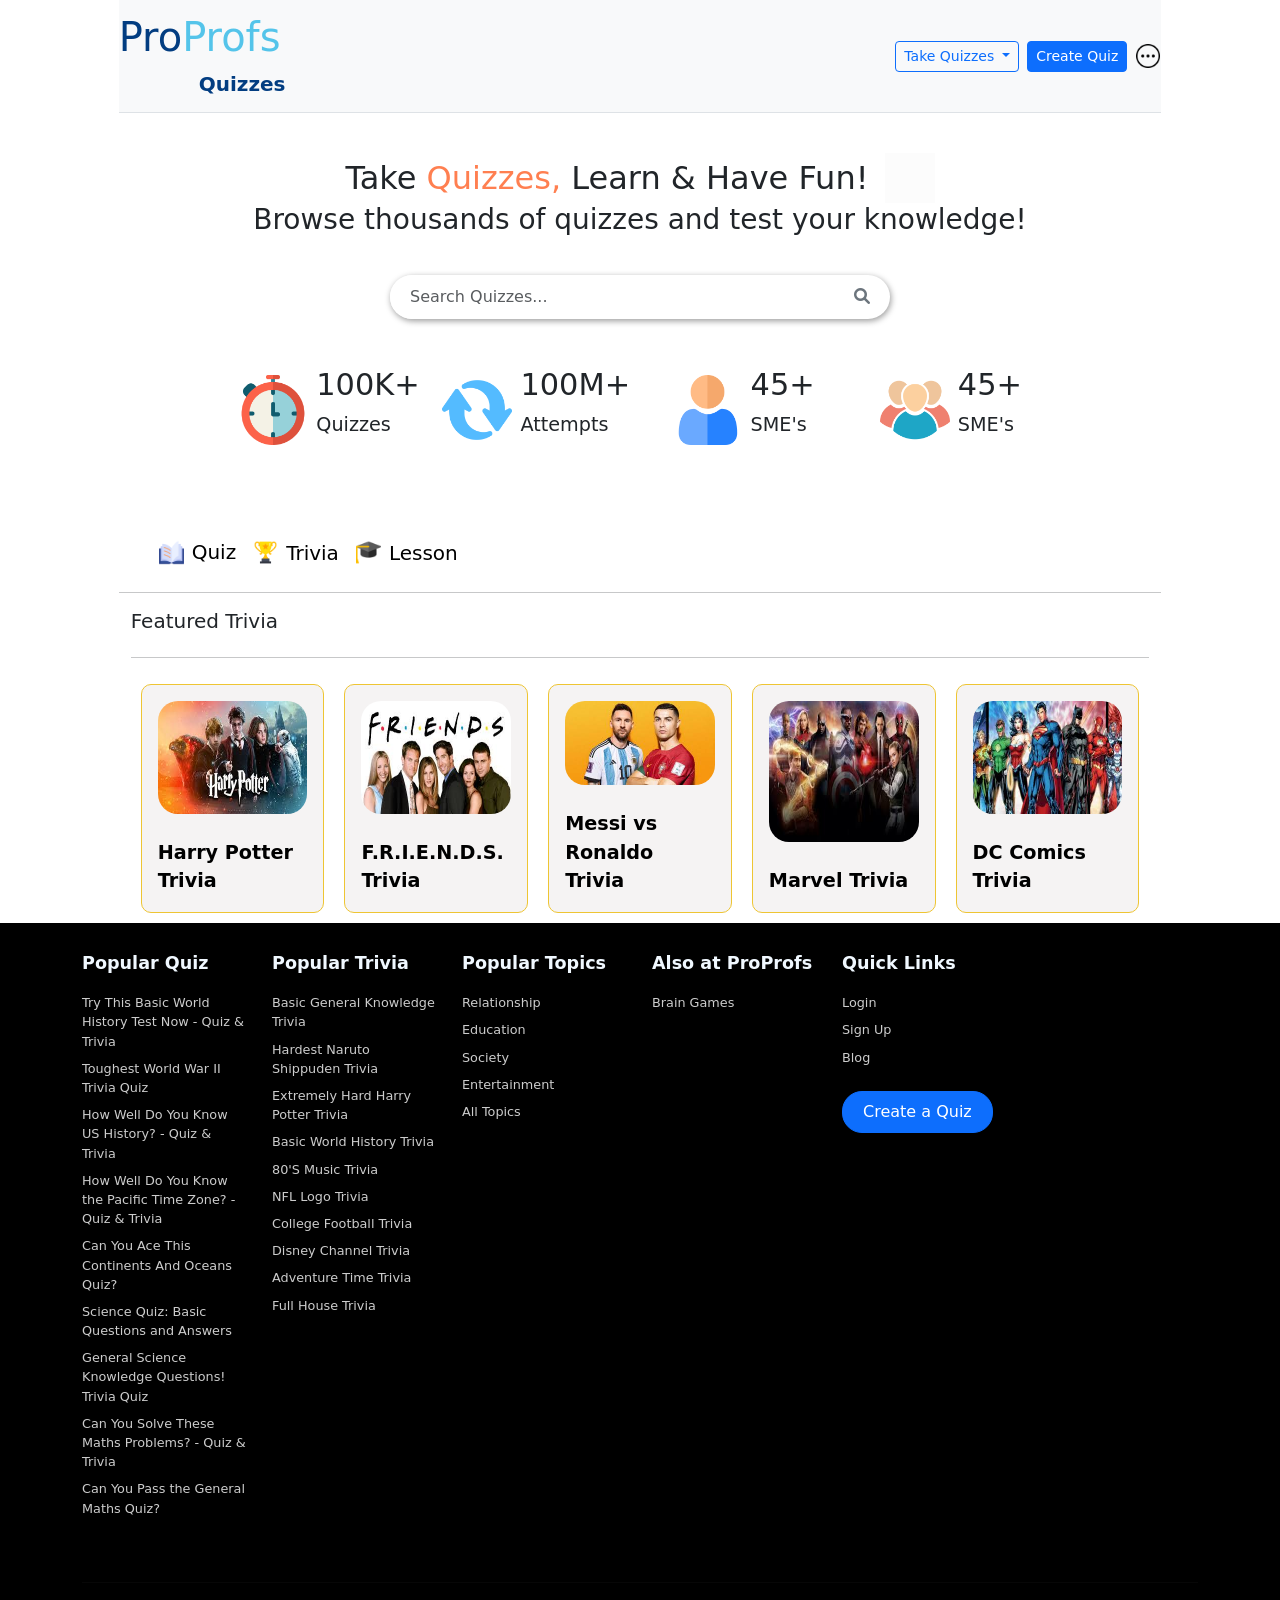
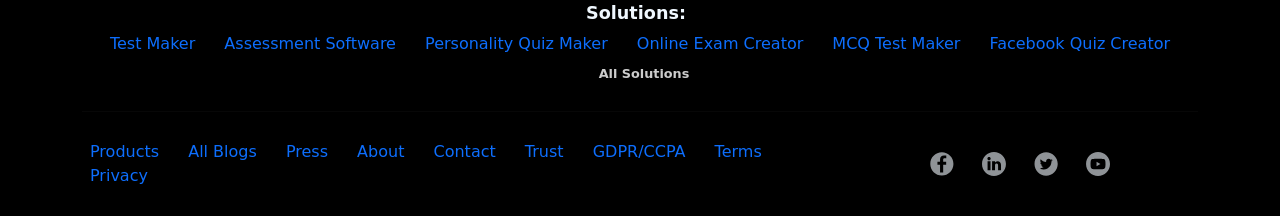
<file: trivia.html>
<!DOCTYPE html>
<html lang="en">

<head>
    <meta charset="UTF-8">
    <meta name="viewport" content="width=device-width, initial-scale=1.0">
    <title>Online Quizzes: Take Online Quiz - ProProfs</title>
    <link href="https://cdn.jsdelivr.net/npm/bootstrap@5.3.8/dist/css/bootstrap.min.css" rel="stylesheet"
        integrity="sha384-sRIl4kxILFvY47J16cr9ZwB07vP4J8+LH7qKQnuqkuIAvNWLzeN8tE5YBujZqJLB" crossorigin="anonymous">
    <link href="https://cdnjs.cloudflare.com/ajax/libs/font-awesome/6.0.0-beta3/css/all.min.css" rel="stylesheet">
    <link rel="stylesheet" href="Style/style.css">
    <link rel="icon" type="image/png" href="Public/Images/quiz.png">
</head>

<body>
    <!-- Bootstrap Navbar -->
    <div class="container-fluid col-12 col-lg-10 col-md-10 col-sm-10">
        <nav class="navbar navbar-expand-lg bg-light sticky-top border-bottom">
            <div class="d-flex justify-content-between align-items-center w-100">
                <!-- Left Icon (Brand) -->
                <a class="navbar-brand" href="#">
                    <h1 id="heading-text">Pro<span id="heading-span">Profs</span></h1>
                    <div><b id="header-sub">Quizzes</b></div>
                </a>
                <div class="ms-auto d-flex flex-nowrap align-items-center gap-2">
                    <div class="dropdown">
                        <button class="btn btn-outline-primary btn-sm dropdown-toggle" type="button"
                            id="answerQuizDropdown" data-bs-toggle="dropdown" aria-expanded="false">
                            Take Quizzes
                        </button>
                        <div class="dropdown-menu p-3 multi-col-dropdown-menu" aria-labelledby="multiColDropdown">
                            <div class="row" id="multi-col-dropdown">
                                <div class="col-4">
                                    <h6 class="dropdown-header">Category 1</h6>
                                    <a class="dropdown-item" href="#">Sub-Item 1</a>
                                    <a class="dropdown-item" href="#">Sub-Item 2</a>
                                    <a class="dropdown-item" href="#">Sub-Item 3</a>
                                    <a class="dropdown-item" href="#">Sub-Item 4</a>
                                    <a class="dropdown-item" href="#">Sub-Item 5</a>
                                    <a class="dropdown-item" href="#">Sub-Item 6</a>
                                    <a class="dropdown-item" href="#">Sub-Item 7</a>
                                    <a class="dropdown-item" href="#">Sub-Item 8</a>
                                    <a class="dropdown-item" href="#">Sub-Item 9</a>
                                </div>
                                <div class="col-4">
                                    <h6 class="dropdown-header">Category 1</h6>
                                    <a class="dropdown-item" href="#">Sub-Item 1</a>
                                    <a class="dropdown-item" href="#">Sub-Item 2</a>
                                    <a class="dropdown-item" href="#">Sub-Item 3</a>
                                    <a class="dropdown-item" href="#">Sub-Item 4</a>
                                    <a class="dropdown-item" href="#">Sub-Item 5</a>
                                    <a class="dropdown-item" href="#">Sub-Item 6</a>
                                    <a class="dropdown-item" href="#">Sub-Item 7</a>
                                    <a class="dropdown-item" href="#">Sub-Item 8</a>
                                    <a class="dropdown-item" href="#">Sub-Item 9</a>
                                </div>
                                <div class="col-4">
                                    <h6 class="dropdown-header">Category 1</h6>
                                    <a class="dropdown-item" href="#">Sub-Item 1</a>
                                    <a class="dropdown-item" href="#">Sub-Item 2</a>
                                    <a class="dropdown-item" href="#">Sub-Item 3</a>
                                    <a class="dropdown-item" href="#">Sub-Item 4</a>
                                    <a class="dropdown-item" href="#">Sub-Item 5</a>
                                    <a class="dropdown-item" href="#">Sub-Item 6</a>
                                    <a class="dropdown-item" href="#">Sub-Item 7</a>
                                    <a class="dropdown-item" href="#">Sub-Item 8</a>
                                    <a class="dropdown-item" href="#">Sub-Item 9</a>
                                </div>
                            </div>
                        </div>
                    </div>
                    <div class="d-inline-flex align-items-center gap-2" style="white-space:nowrap;">
                        <button class="btn btn-primary btn-sm" type="button">Create Quiz</button>
                        <div class="dropdown">
                            <button class="btn btn-link p-0" type="button" id="moreDropdown" data-bs-toggle="dropdown"
                                aria-expanded="false">
                                <img src="Public/Images/more.png" alt="Menu" style="width: 24px; height: 24px;">
                            </button>
                            <ul class="dropdown-menu dropdown-menu-end" aria-labelledby="moreDropdown">
                                <li><a class="dropdown-item" href="#">Settings</a></li>
                                <li><a class="dropdown-item" href="#">Profile</a></li>
                                <li>
                                    <hr class="dropdown-divider">
                                </li>
                                <li><a class="dropdown-item" href="#">Logout</a></li>
                            </ul>
                        </div>
                    </div>
                </div>
            </div>
        </nav>
        <div>
            <div
                class="container-fluid d-flex justify-content-center align-items-center flex-nowrap gap-3 col-12 col-lg-10 col-md-10 col-sm-10 hero-text">
                <h1 id="hero-text-area">Take <span id="hero-text">Quizzes, </span> Learn & Have Fun!</h1>
                <img id="hero-img" src="Public/Images/smily_loader.gif" alt="Smiley">
            </div>
            <div class="container-fluid d-flex justify-content-center second-hero-text">
                <h3>Browse thousands of quizzes and test your knowledge!</h3>
            </div>
        </div>
        <div class="container">
            <div class="search-bar">
                <div class="input-group">
                    <input type="text" class="form-control" placeholder="Search Quizzes..." aria-label="Search"
                        aria-describedby="search-addon">
                    <button class="btn btn-outline-secondary" type="button" id="search-addon">
                        <i class="fas fa-search"></i>
                    </button>
                </div>
            </div>
        </div>
    </div>
    <div class="showcase-area container-fluid d-flex justify-content-center col-12 col-md-8 col-lg-8 col-xl-8 col-sm-8">
        <div class="showcase container-fluid d-flex justify-content-center">
            <img src="Public/Images/chronometer.png" alt="Image" class="showcase-img">
            <div class="showcase-text">
                <h1 class="showcase-title">100K+ <span class="showcase-sub-text">Quizzes</span></h1>
            </div>
        </div>
        <div class="showcase container-fluid d-flex justify-content-center">
            <img src="Public/Images/refresh-button.png" alt="Image" class="showcase-img">
            <div class="showcase-text">
                <h1 class="showcase-title">100M+ <span class="showcase-sub-text">Attempts</span></h1>
            </div>
        </div>
        <div class="showcase container-fluid d-flex justify-content-center">
            <img src="Public/Images/user.png" alt="Image" class="showcase-img">
            <div class="showcase-text">
                <h1 class="showcase-title">45+ <span class="showcase-sub-text">SME's</span></h1>
            </div>
        </div>
        <div class="showcase container-fluid d-flex justify-content-center">
            <img src="Public/Images/group.png" alt="Image" class="showcase-img">
            <div class="showcase-text">
                <h1 class="showcase-title">45+ <span class="showcase-sub-text">SME's</span></h1>
            </div>
        </div>
    </div>
    <div class="menu-section container-fluid col-12 col-lg-10 col-md-10 col-sm-10">
        <ul class="sub-menu">
            <li><a href="index.html"><button type="button"
                        class="menu-item btn btn-link text-decoration-none bg-transparent border-0 p-2 d-inline-flex align-items-center fs-5"><img
                            src="Public/Images/book.png" alt="Image" class="sub-menu-image me-2">Quiz</button></a></li>
            <li><button type="button"
                    class="menu-item btn btn-link text-decoration-none bg-transparent border-0 p-2 d-inline-flex align-items-center fs-5"><img
                        src="Public/Images/trophy.png" alt="Image" class="sub-menu-image me-2">Trivia</button></li>
            <li><a href="lessons.html"><button type="button"
                        class="menu-item btn btn-link text-decoration-none bg-transparent border-0 p-2 d-inline-flex align-items-center fs-5"><img
                            src="Public/Images/graduation-hat.png" alt="Image"
                            class="sub-menu-image me-2">Lesson</button></a></li>
        </ul>
        <hr>
    </div>
    <section class="section-quiz container-fluid col-12 col-lg-10 col-md-10 col-lg-10 section-content" id="sec2">
        <div class="quiz-container container-fluid">
            <div class="quiz-header d-flex justify-content-between align-items-center">
                <h5>Featured Trivia</h5>
            </div>
            <hr>
            <div class="demo-section grid-container">
                <div class="card card-body">
                    <img src="Public/Images/trivia-harry-potter.jpeg" alt="Trivia Image" class="demo-image">
                    <a href="#" class="text-decoration-none demo-text">Harry Potter Trivia</a>
                </div>
                <div class="card card-body">
                    <img src="Public/Images/trivia-friends.jpeg" alt="Trivia Image" class="demo-image">
                    <a href="#" class="text-decoration-none demo-text">F.R.I.E.N.D.S. Trivia</a>
                </div>
                <div class="card card-body">
                    <img src="Public/Images/trivia-messi-ronaldo.jpeg" alt="Trivia Image" class="demo-image">
                    <a href="#" class="text-decoration-none demo-text">Messi vs Ronaldo Trivia</a>
                </div>
                <div class="card card-body">
                    <img src="Public/Images/trivia-marvel.jpeg" alt="Trivia Image" class="demo-image">
                    <a href="#" class="text-decoration-none demo-text">Marvel Trivia</a>
                </div>
                <div class="card card-body">
                    <img src="Public/Images/trivia-dc.jpeg" alt="Trivia Image" class="demo-image">
                    <a href="#" class="text-decoration-none demo-text">DC Comics Trivia</a>
                </div>
            </div>
        </div>
    </section>
    <footer class="footer">
        <div class="container-fluid">
            <!-- Main Footer Links Section -->
            <div class="row align-items-start">

                <!-- Column 1: Popular Quiz (Takes 12 cols on mobile, 6 on tablet, 2 on desktop) -->
                <div class="col-12 col-md-6 col-lg-2 mb-4">
                    <h2 class="footer-headings">Popular Quiz</h2>
                    <ul class="footer-links">
                        <li><a href="#" class="links">Try This Basic World History Test Now - Quiz & Trivia</a></li>
                        <li><a href="#" class="links">Toughest World War II Trivia Quiz</a></li>
                        <li><a href="#" class="links">How Well Do You Know US History? - Quiz & Trivia</a></li>
                        <li><a href="#" class="links">How Well Do You Know the Pacific Time Zone? - Quiz & Trivia</a>
                        </li>
                        <li><a href="#" class="links">Can You Ace This Continents And Oceans Quiz?</a></li>
                        <li><a href="#" class="links">Science Quiz: Basic Questions and Answers</a></li>
                        <li><a href="#" class="links">General Science Knowledge Questions! Trivia Quiz</a></li>
                        <li><a href="#" class="links">Can You Solve These Maths Problems? - Quiz & Trivia</a></li>
                        <li><a href="#" class="links">Can You Pass the General Maths Quiz?</a></li>
                    </ul>
                </div>

                <!-- Column 2: Popular Trivia -->
                <div class="col-12 col-md-6 col-lg-2 mb-4">
                    <h2 class="footer-headings">Popular Trivia</h2>
                    <ul class="footer-links">
                        <li><a href="#" class="links">Basic General Knowledge Trivia</a></li>
                        <li><a href="#" class="links">Hardest Naruto Shippuden Trivia</a></li>
                        <li><a href="#" class="links">Extremely Hard Harry Potter Trivia</a></li>
                        <li><a href="#" class="links">Basic World History Trivia</a></li>
                        <li><a href="#" class="links">80'S Music Trivia</a></li>
                        <li><a href="#" class="links">NFL Logo Trivia</a></li>
                        <li><a href="#" class="links">College Football Trivia</a></li>
                        <li><a href="#" class="links">Disney Channel Trivia</a></li>
                        <li><a href="#" class="links">Adventure Time Trivia</a></li>
                        <li><a href="#" class="links">Full House Trivia</a></li>
                    </ul>
                </div>

                <!-- Column 3: Popular Topics -->
                <div class="col-12 col-md-4 col-lg-2 mb-4">
                    <h2 class="footer-headings">Popular Topics</h2>
                    <ul class="footer-links">
                        <li><a href="#" class="links">Relationship</a></li>
                        <li><a href="#" class="links">Education</a></li>
                        <li><a href="#" class="links">Society</a></li>
                        <li><a href="#" class="links">Entertainment</a></li>
                        <li><a href="#" class="links">All Topics</a></li>
                    </ul>
                </div>

                <!-- Column 4: Also at ProProfs -->
                <div class="col-12 col-md-4 col-lg-2 mb-4">
                    <h2 class="footer-headings">Also at ProProfs</h2>
                    <ul class="footer-links">
                        <li><a href="#" class="links">Brain Games</a></li>
                    </ul>
                </div>

                <!-- Column 5: Quick Links -->
                <div class="col-12 col-md-4 col-lg-2 mb-4">
                    <h2 class="footer-headings">Quick Links</h2>
                    <ul class="footer-links">
                        <li><a href="#" class="links">Login</a></li>
                        <li><a href="#" class="links">Sign Up</a></li>
                        <li><a href="#" class="links">Blog</a></li>
                        <li class="mt-3"><button type="button" class="btn btn-primary footer-button">Create a
                                Quiz</button>
                        </li>
                    </ul>
                </div>
            </div>

            <hr class="hr-line">

            <!-- Solutions Section -->
            <div class="row">
                <div class="col-12 d-flex flex-wrap align-items-center justify-content-center text-center">
                    <h4 class="footer-headings me-2 mb-2">Solutions:</h4>
                    <ul class="list-inline mb-2 d-inline-block">
                        <li class="list-inline-item footer-solutions px-2"><a href="#" class="links">Test Maker</a></li>
                        <li class="list-inline-item footer-solutions px-2"><a href="#" class="links">Assessment
                                Software</a>
                        </li>
                        <li class="list-inline-item footer-solutions px-2"><a href="#" class="links">Personality Quiz
                                Maker</a></li>
                        <li class="list-inline-item footer-solutions px-2"><a href="#" class="links">Online Exam
                                Creator</a>
                        </li>
                        <li class="list-inline-item footer-solutions px-2"><a href="#" class="links">MCQ Test Maker</a>
                        </li>
                        <li class="list-inline-item footer-solutions px-2"><a href="#" class="links">Facebook Quiz
                                Creator</a></li>
                    </ul>
                    <a href="#" id="footer-all-solution-link" class="mb-2 ms-2"><b>All Solutions</b></a>
                </div>
            </div>

            <hr class="hr-line">

            <!-- Bottom Footer (Links & Socials) -->
            <div class="row align-items-center py-2">
                <div class="col-12 col-md-8 text-center text-md-start mb-3 mb-md-0">
                    <ul class="list-inline mb-0">
                        <li class="list-inline-item px-2"><a href="#" class="links">Products</a></li>
                        <li class="list-inline-item px-2"><a href="#" class="links">All Blogs</a></li>
                        <li class="list-inline-item px-2"><a href="#" class="links">Press</a></li>
                        <li class="list-inline-item px-2"><a href="#" class="links">About</a></li>
                        <li class="list-inline-item px-2"><a href="#" class="links">Contact</a></li>
                        <li class="list-inline-item px-2"><a href="#" class="links">Trust</a></li>
                        <li class="list-inline-item px-2"><a href="#" class="links">GDPR/CCPA</a></li>
                        <li class="list-inline-item px-2"><a href="#" class="links">Terms</a></li>
                        <li class="list-inline-item px-2"><a href="#" class="links">Privacy</a></li>
                    </ul>
                </div>
                <div class="col-12 col-md-4 text-center text-md-end">
                    <ul class="list-inline mb-0 social-images">
                        <li class="list-inline-item"><a href="#" class="social-links"><img
                                    src="Public/Images/social-fb.svg" alt="FaceBook"></a></li>
                        <li class="list-inline-item"><a href="#" class="social-links"><img
                                    src="Public/Images/social-linkedin.svg" alt="LinkedIn"></a></li>
                        <li class="list-inline-item"><a href="#" class="social-links"><img
                                    src="Public/Images/social-twitter.svg" alt="X"></a></li>
                        <li class="list-inline-item"><a href="#" class="social-links"><img
                                    src="Public/Images/social-youtube.svg" alt="Youtube"></a></li>
                    </ul>
                </div>
            </div>
        </div>
    </footer>




    <script src="https://cdn.jsdelivr.net/npm/bootstrap@5.3.8/dist/js/bootstrap.bundle.min.js"
        integrity="sha384-FKyoEForCGlyvwx9Hj09JcYn3nv7wiPVlz7YYwJrWVcXK/BmnVDxM+D2scQbITxI"
        crossorigin="anonymous"></script>
    <script src="scripts/script.js"></script>
</body>

</html>
</file>
<file: Style/style.css>
body{
    margin-right: 0px;
    margin-left: 0px;
}
.navbar{
    background-color: rgb(248, 248, 248);
}
a{
    text-decoration: none;
}
#heading-text{
    color:rgb(2, 61, 129)
}
#heading-span{
    color:rgb(84, 196, 234)
}
#header-sub{
    width:100%;
    height:100%;
    margin-left:80px;
    padding-top:0px;
    color:rgb(2, 61, 129)
}
.hidden{
    display:none !important;
}
.multi-col-dropdown-menu {
    left: 50% !important;
    transform: translateX(-50%);
}

#multi-col-dropdown{
    width:400px;
    margin: 0 auto;
    border: 1px solid #ccc;
    border-radius: 30px;
}
.dropdown-header{
    color:rgb(203, 135, 135);
    font-size: 16px;
    font-weight: bolder;
}
.dropdown-item:hover{
    color:rgb(255, 255, 255);
    background-color: rgb(7, 7, 7);
    border-radius: 20px;
}
.hero-text{
    margin-top:40px;
}
#hero-text-area{
    width:auto;
    margin:0;
    display:inline-block;
    font-size: 2rem;

}
#hero-text{
    color:coral;
}
#hero-img{
    width:50px;
    height:50px;
}


.search-bar {
    padding-top: 30px;
    max-width: 500px;
    margin: auto auto;
    position: sticky;

}
.search-bar .input-group {
    border-radius: 30px;
    overflow: hidden;
    box-shadow: 1px 2px 6px rgba(0.4, 0.4, 0.4, 0.4);
}
.search-bar .form-control {
    border: none;
    padding-left: 20px;
}
.search-bar .btn {
    border: none;
    padding: 10px 20px;
}
.showcase{
    margin-top:3rem;
    display:flex;
    max-width:100px;
    margin-bottom:40px;
}
.showcase-img{
    width:70px;
    height:70px;
    margin-top:.5rem;
    margin-right: .5rem;
}
.showcase-title{
    font-size:1.9rem;
}
.showcase-sub-text{
    font-size:1.2rem;
}
@media (max-width: 1024px) {
    #hero-text-area { font-size: 1.6rem; }
    #hero-img { width:45px; height:45px; }
    .showcase-img{width:40px;height: 40px;margin-right: 10%;}
    .showcase-title{font-size:1.3rem;font-weight:bold;}
    .showcase-sub-text{font-size:1.0rem;}
    .second-hero-text { font-size: 1.2rem;}
    .section-quiz{height:30vh;overflow-y: auto;box-sizing: border-box;}
}
@media (max-width: 768px) {
    .hero-text { flex-wrap: wrap; }
    #hero-text-area { font-size: 1.25rem; text-align: center; width: 100%; }
    #hero-img { width:40px; height:40px; margin-top: 0.25rem; }
    .search-bar{width:fit-content;}
    .showcase-img{width:30px;height:30px;margin-right: 10%;}
    .showcase-title{font-size:1.0rem;font-weight:bold;}
    .showcase-sub-text{font-size:.9rem;}
    .second-hero-text { font-size: .95rem;}
    .section-quiz{height:20vh;overflow-y: auto;box-sizing: border-box;}
}
@media (max-width: 640px) {
    #hero-text-area { font-size: 1.05rem; }
    #hero-img { width:36px; height:36px; }
    .search-bar{width:fit-content;}
    .showcase-img{width:30px;height:30px;margin-right: 10%;}
    .showcase-title{font-size:1.0rem;font-weight:bold;}
    .showcase-sub-text{font-size:.9rem;}
    .second-hero-text { font-size: .75rem;}
    #heading-text {font-size: 1.2rem;margin: 0;line-height: 1;}
    #heading-span {font-size: 1.2rem;}
    #header-sub {margin-left: 0;margin-top: 0;font-size: 0.85rem;}
    .navbar-brand {display: flex;flex-direction: column;align-items: flex-start;gap: 0.25rem;}
}
.menu-section .sub-menu li{
    align-items: left;
    margin-left: 0px;
    margin-top: 40px;
    display: flex;

}
.menu-item{
    text-decoration: none;
    margin-left: auto;
    text-align:center;
    color:black;
    margin-top: 2%;
    margin-right: 1px;
    transition: transform 0.3s ease, color 0.3s ease;
}
.menu-item:hover{
    color:rgb(10, 2, 2);
    transform: scale(1.2);
    border: 1px solid black;
    border-radius: 10px;
}

.sub-menu{
    display:flex;
    list-style:none;
}
.sub-menu-image{
    width:25px; 
    margin-right: 10%;
}
.quiz-sub-heading li{
    display: inline-block;
    margin: 2px 1px;
    width: fit-content;
    height: fit-content;
}
.quiz-sub-heading li a{
    text-decoration: none;
    color: #111;
    display: inline-block;
    padding: 0.35rem 0.65rem;
    border: 1px solid #3e6af9;
    border-radius: 30px;
    background-color: #ffffff;
    white-space: nowrap;
    font-size: .8rem;
}

.quiz-sub-heading li a:hover{
    background-color: #02407f;
    color: #ffffff;
    border-color: #ae3ef9;
    transform: translate(-2px);
}
.demo-section{
    min-width: 280px;
}
.grid-container{
    display: grid;
    grid-template-columns: repeat(5, 1fr);
}
.grid-container2{
    display: grid;
    grid-template-columns: repeat(3, 1fr);
}
.card{
    width:auto;
    height:auto;
    margin: 10px;
    border: 1px solid rgb(238, 197, 51);
    border-radius: 10px;
    background-color: #f5f3f3;
}
.link-button{
    text-decoration: none;
    color:#000000;
    font-size: 1.5rem;
    width: 200px;
    font-weight: bold;
    padding: 10px 20px;
    margin-bottom: 2px;
    margin-left:10px;
    border-radius: 10px;
}
.link-button:hover{
    transform: scale(1.05);
    transition: smooth;
    color:#ae3ef9;
}
.demo-image:hover{
    transform: scale(1.05);
    transition: smooth;
}
.demo-text{
    font-size: 1.2rem;
    font-weight: bold;
    color:#000000;
    align-items: center;
}
.demo-text:hover{
    color: #5b97f0;
    }
.demo-sub-text{
    font-size: .8rem;
}
.demo-image{
    width: 100%;
    height:90%;
    border-radius: 20px;
    margin-bottom: 25px;
}
.hr-line{
    width:100%;
    height:3;
    color:rgb(205, 203, 203);
    margin-top:20px;
    margin-bottom:10px;
}
/* --- Base Footer Styles --- */
.footer {
    background-color: #000000;
    padding-top: 30px;
    padding-bottom: 20px;
    /* Replaced rigid 70px padding with responsive container margins */
    padding-left: 15px;
    padding-right: 15px;
}

/* --- Typography & Headings --- */
.footer-headings {
    color: aliceblue;
    margin-bottom: 15px;
    font-size: 1.1rem;
    font-weight: 600;
}

/* --- Section 1: Main Link Columns --- */
.footer-links {
    font-size: 0.8rem;
    padding-left: 0; /* Reset browser default bullet spacing safely */
    margin-left: 0;  /* Removed negative margins that cause layout breaks */
    list-style-type: none;
}   

.footer-links li {
    padding: 4px 0;
}

.footer-links a {
    text-decoration: none;
    color: #ccc;
    transition: color 0.2s ease;
}

.footer-links a:hover {
    color: #5b97f0;  
}

/* Call to Action Button */
.footer-button {
    border-radius: 20px;
    width: auto;
    max-width: 100%;
    white-space: nowrap;
    padding: 8px 20px;
}

/* --- Section 2: Solutions Mid-Bar --- */
.footer-section-2 {
    display: flex;
    flex-wrap: wrap;
    align-items: center;
    gap: 10px;
}

.footer-section-2 ul {
    list-style-type: none;
    padding-left: 0;
    margin-bottom: 0;
    display: flex;
    flex-wrap: wrap; /* Allows links to drop to next line cleanly on mobile */
}

.footer-section-2 li {
    padding-left: 0;
    padding-right: 10px;
    margin-right: 10px;
    border-right: 1px solid rgba(255, 255, 255, 0.3);
}

/* Remove the border from the very last link item */
.footer-section-2 li:last-child {
    border-right: none;
}

.footer-section-2 a {
    color: #ccc;
    font-size: 0.8rem;
    text-decoration: none;
}

.footer-section-2 a:hover {
    color: #82a3ce;  
}

#footer-all-solution-link {
    color: #ccc;
    font-size: 0.8rem;
    text-decoration: none;
}

/* --- Section 3: Bottom Legal & Social Links --- */
.footer-section-3 {
    display: flex;
    flex-direction: column; /* Stack vertically on mobile */
    align-items: center;
    text-center: center;
    width: 100%;
    gap: 1.5rem;
}

.footer-left, .footer-right {
    width: 100%;
}

/* Replaced rigid 5-column grid with a flexible wrap grid */
.footer-last-section {
    display: flex;
    flex-wrap: wrap;
    justify-content: center;
    gap: 15px;
    padding-left: 0;
    margin-bottom: 0;
    list-style-type: none;
}

.footer-last-section a {
    color: #ccc;
    font-size: 0.8rem;
    text-decoration: none;
}

.footer-last-section a:hover {
    color: #82a3ce;  
}

/* Social Icon Layout */
.social-images {
    display: flex;
    justify-content: center;
    padding-left: 0;
    margin-bottom: 0;
    list-style-type: none;
}

.social-images img {
    width: 24px;
    height: 24px;
    margin: 0 10px;
    transition: filter 0.2s ease;
}

.social-images img:hover {
    filter: brightness(75%);
}

.hr-line {
    border-color: rgba(255, 255, 255, 0.1);
    margin: 20px 0;
}

/* --- Desktop Layout Adaptations (992px and up) --- */
@media (min-width: 992px) {
    .footer {
        padding-left: 70px;  /* Restore your preferred wider padding on big screens */
        padding-right: 70px;
    }
    
    .footer-section-3 {
        flex-direction: row; /* Switch back to side-by-side rows */
        justify-content: space-between;
    }
    
    .footer-left {
        width: auto;
    }
    
    .footer-last-section {
        justify-content: flex-start;
        gap: 20px;
    }
    
    .footer-right {
        width: auto;
        justify-content: flex-end;
    }
}
</file>
